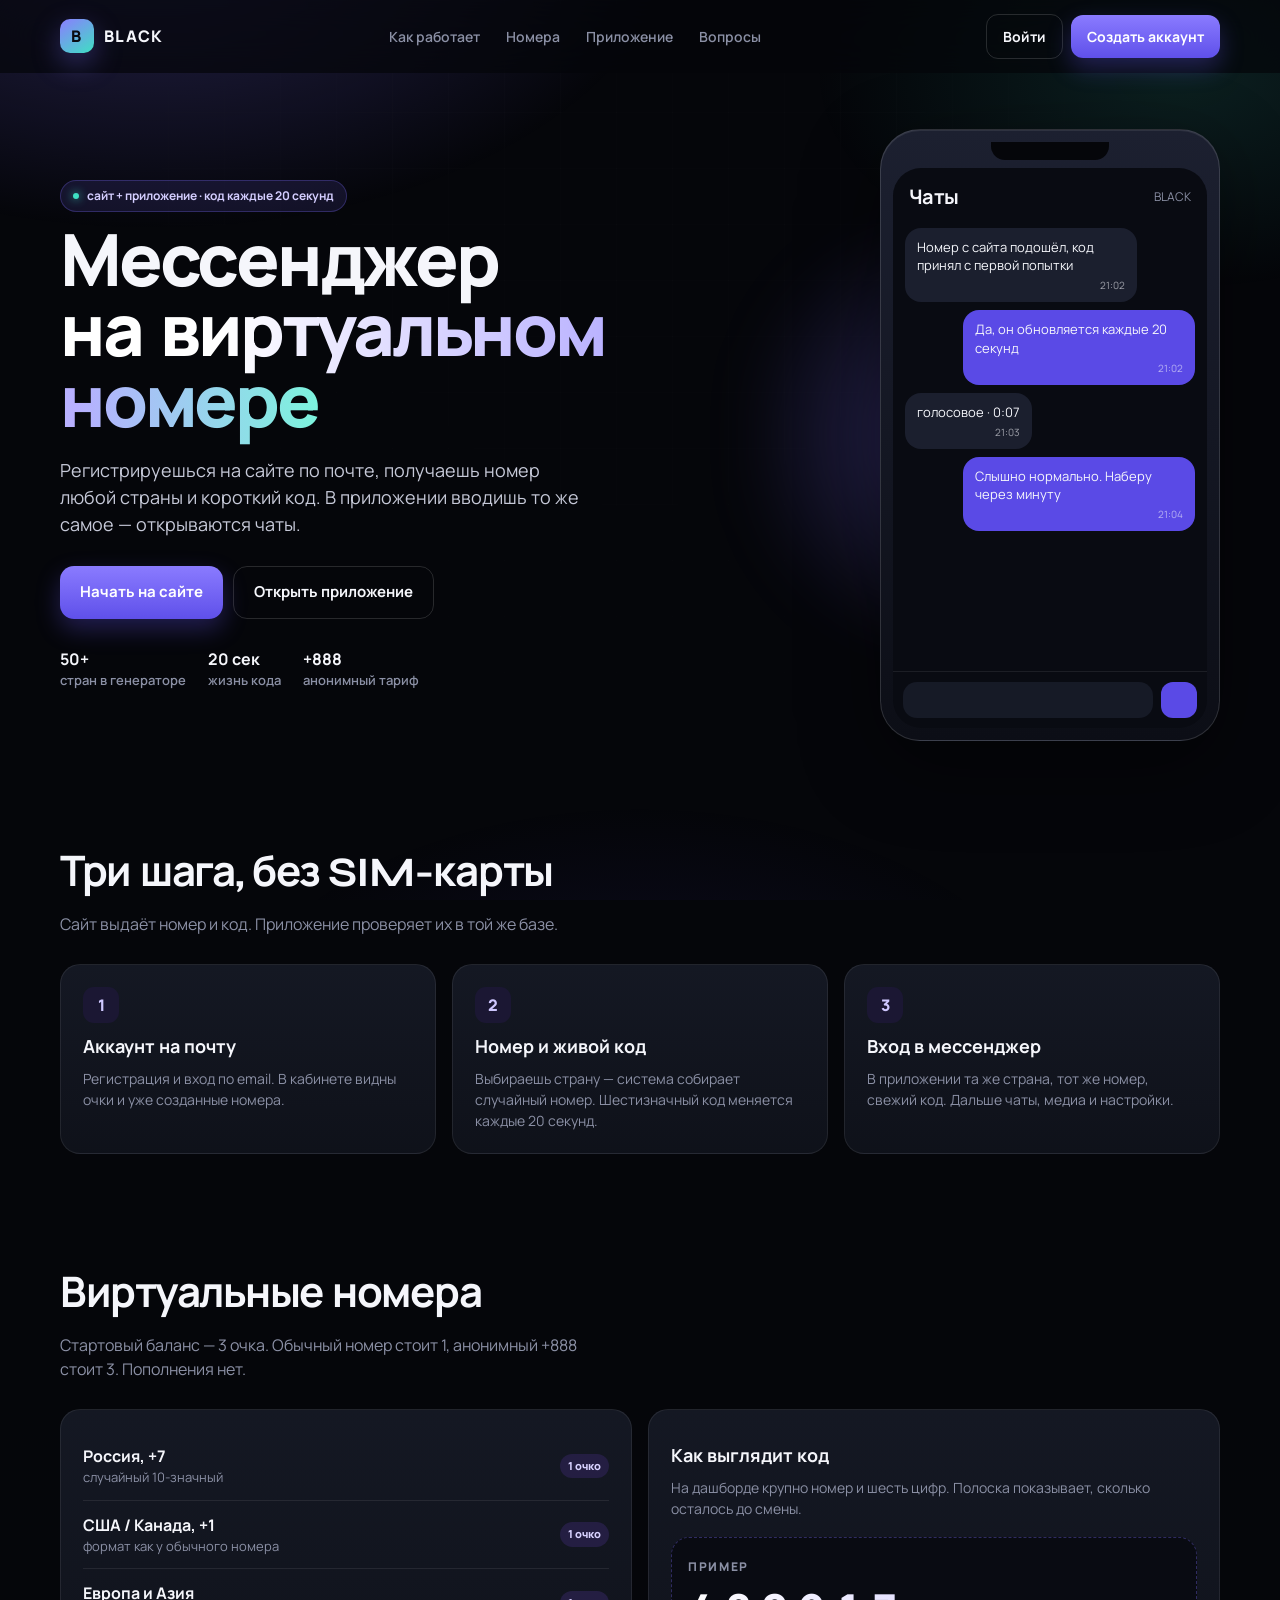
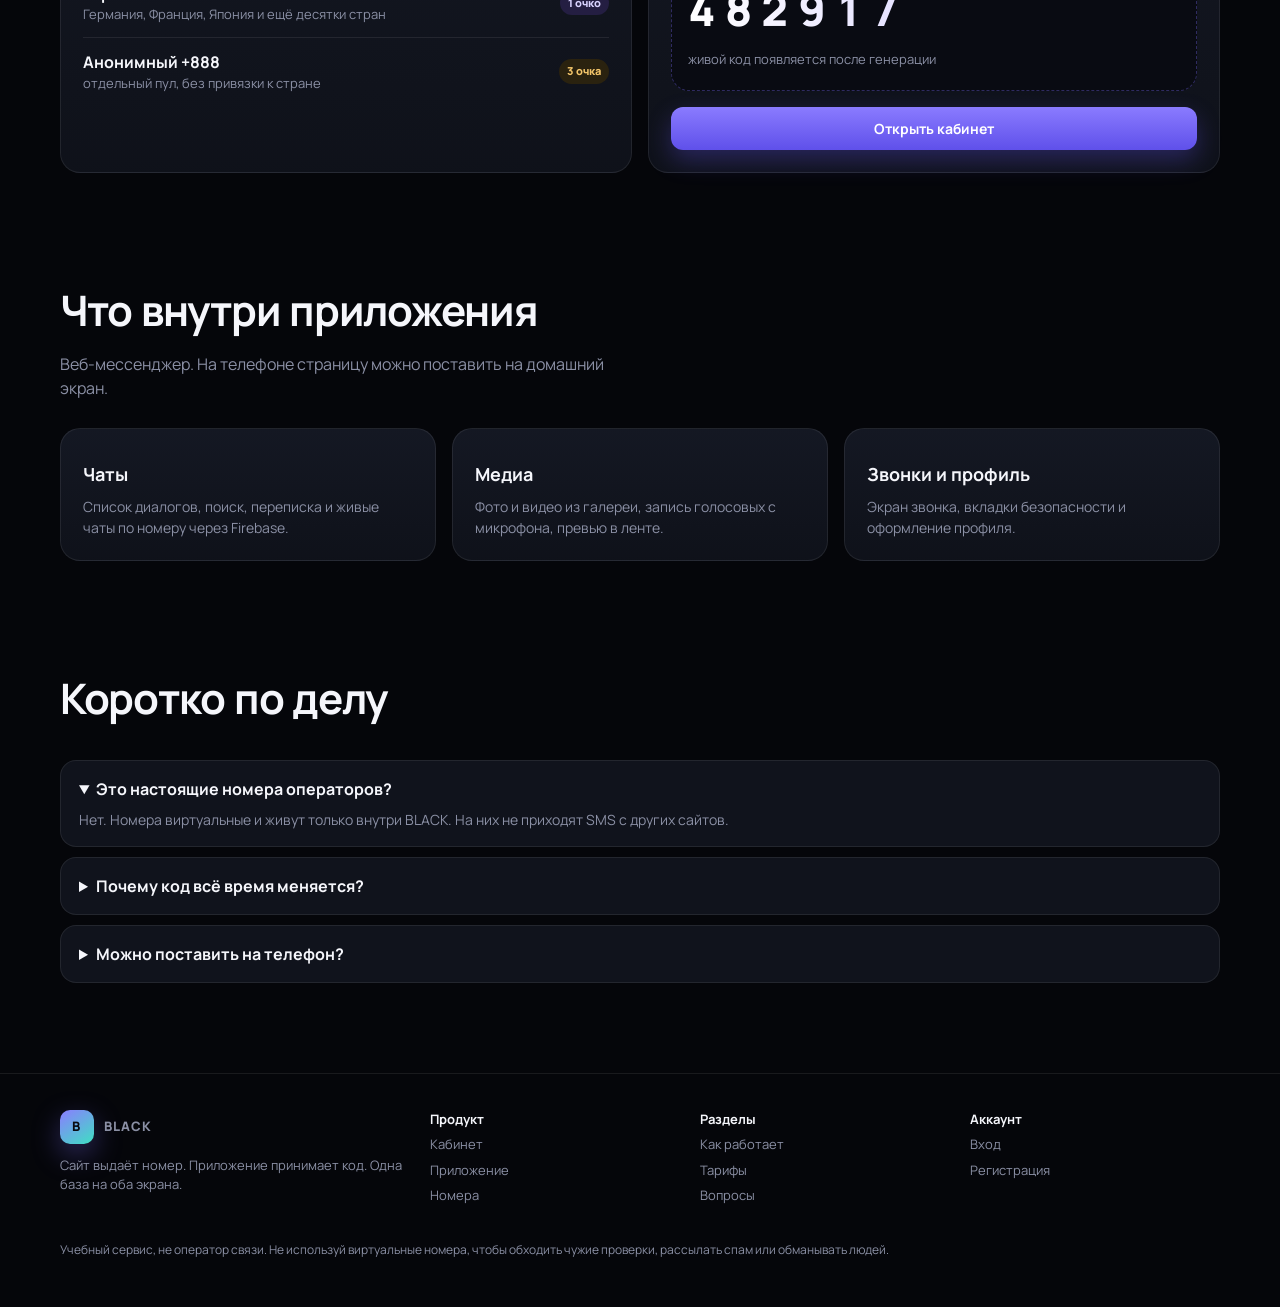
<file: index.html>
<!DOCTYPE html>
<html lang="ru">
<head>
  <meta charset="UTF-8" />
  <meta name="viewport" content="width=device-width, initial-scale=1" />
  <title>BLACK — мессенджер с виртуальным номером</title>
  <meta name="description" content="Сайт выдаёт виртуальный номер и код. Приложение принимает номер и код — дальше чаты и медиа." />
  <link rel="preconnect" href="https://fonts.googleapis.com" />
  <link href="https://fonts.googleapis.com/css2?family=Manrope:wght@400;600;700;800&family=Syne:wght@700;800&display=swap" rel="stylesheet" />
  <link rel="stylesheet" href="css/style.css" />
  <link rel="manifest" href="manifest.json" />
</head>
<body>
  <div class="fx"></div>

  <header class="nav" id="nav">
    <div class="container nav-in">
      <a class="brand" href="index.html"><span class="logo">B</span> BLACK</a>
      <nav class="nav-links">
        <a href="#how">Как работает</a>
        <a href="#numbers">Номера</a>
        <a href="#app">Приложение</a>
        <a href="#faq">Вопросы</a>
      </nav>
      <div class="nav-actions">
        <a class="btn btn-ghost" href="login.html">Войти</a>
        <a class="btn btn-primary" href="login.html">Создать аккаунт</a>
      </div>
    </div>
  </header>

  <main class="container">
    <section class="hero">
      <div>
        <div class="kicker"><i></i> сайт + приложение · код каждые 20 секунд</div>
        <h1>Мессенджер<br /><span>на виртуальном номере</span></h1>
        <p class="lead">Регистрируешься на сайте по почте, получаешь номер любой страны и короткий код. В приложении вводишь то же самое — открываются чаты.</p>
        <div class="hero-cta">
          <a class="btn btn-primary btn-lg" href="login.html">Начать на сайте</a>
          <a class="btn btn-ghost btn-lg" href="app.html">Открыть приложение</a>
        </div>
        <div class="hero-meta">
          <div><b>50+</b>стран в генераторе</div>
          <div><b>20 сек</b>жизнь кода</div>
          <div><b>+888</b>анонимный тариф</div>
        </div>
      </div>
      <div class="device-wrap">
        <div class="device-glow"></div>
        <div class="device">
          <div class="device-notch"></div>
          <div class="device-screen">
            <div class="dev-top">
              <strong>Чаты</strong>
              <span style="color:#8b90a5;font-size:12px">BLACK</span>
            </div>
            <div class="dev-chat">
              <div class="bub in">Номер с сайта подошёл, код принял с первой попытки<small>21:02</small></div>
              <div class="bub out">Да, он обновляется каждые 20 секунд<small>21:02</small></div>
              <div class="bub in">голосовое · 0:07<small>21:03</small></div>
              <div class="bub out">Слышно нормально. Наберу через минуту<small>21:04</small></div>
            </div>
            <div class="dev-bar"><span></span><b></b></div>
          </div>
        </div>
      </div>
    </section>

    <section class="section" id="how">
      <div class="section-h">
        <h2>Три шага, без SIM-карты</h2>
        <p>Сайт выдаёт номер и код. Приложение проверяет их в той же базе.</p>
      </div>
      <div class="grid-3">
        <article class="card">
          <div class="step-num">1</div>
          <h3>Аккаунт на почту</h3>
          <p>Регистрация и вход по email. В кабинете видны очки и уже созданные номера.</p>
        </article>
        <article class="card">
          <div class="step-num">2</div>
          <h3>Номер и живой код</h3>
          <p>Выбираешь страну — система собирает случайный номер. Шестизначный код меняется каждые 20 секунд.</p>
        </article>
        <article class="card">
          <div class="step-num">3</div>
          <h3>Вход в мессенджер</h3>
          <p>В приложении та же страна, тот же номер, свежий код. Дальше чаты, медиа и настройки.</p>
        </article>
      </div>
    </section>

    <section class="section" id="numbers">
      <div class="section-h">
        <h2>Виртуальные номера</h2>
        <p>Стартовый баланс — 3 очка. Обычный номер стоит 1, анонимный +888 стоит 3. Пополнения нет.</p>
      </div>
      <div class="grid-2">
        <div class="card">
          <div class="panel-row"><div><b>Россия, +7</b><div style="color:var(--muted);font-size:13px">случайный 10-значный</div></div><span class="tag">1 очко</span></div>
          <div class="panel-row"><div><b>США / Канада, +1</b><div style="color:var(--muted);font-size:13px">формат как у обычного номера</div></div><span class="tag">1 очко</span></div>
          <div class="panel-row"><div><b>Европа и Азия</b><div style="color:var(--muted);font-size:13px">Германия, Франция, Япония и ещё десятки стран</div></div><span class="tag">1 очко</span></div>
          <div class="panel-row"><div><b>Анонимный +888</b><div style="color:var(--muted);font-size:13px">отдельный пул, без привязки к стране</div></div><span class="tag gold">3 очка</span></div>
        </div>
        <div class="card">
          <h3>Как выглядит код</h3>
          <p>На дашборде крупно номер и шесть цифр. Полоска показывает, сколько осталось до смены.</p>
          <div class="code-stage" style="margin-top:18px">
            <div style="font-size:12px;letter-spacing:.14em;color:var(--muted);font-weight:800">ПРИМЕР</div>
            <div class="code-digits">482917</div>
            <div class="timer">живой код появляется после генерации</div>
          </div>
          <a class="btn btn-primary btn-block" style="margin-top:16px" href="login.html">Открыть кабинет</a>
        </div>
      </div>
    </section>

    <section class="section" id="app">
      <div class="section-h">
        <h2>Что внутри приложения</h2>
        <p>Веб-мессенджер. На телефоне страницу можно поставить на домашний экран.</p>
      </div>
      <div class="grid-3">
        <article class="card"><h3>Чаты</h3><p>Список диалогов, поиск, переписка и живые чаты по номеру через Firebase.</p></article>
        <article class="card"><h3>Медиа</h3><p>Фото и видео из галереи, запись голосовых с микрофона, превью в ленте.</p></article>
        <article class="card"><h3>Звонки и профиль</h3><p>Экран звонка, вкладки безопасности и оформление профиля.</p></article>
      </div>
    </section>

    <section class="section faq" id="faq">
      <div class="section-h"><h2>Коротко по делу</h2></div>
      <details open>
        <summary>Это настоящие номера операторов?</summary>
        <p>Нет. Номера виртуальные и живут только внутри BLACK. На них не приходят SMS с других сайтов.</p>
      </details>
      <details>
        <summary>Почему код всё время меняется?</summary>
        <p>Код живёт 20 секунд, затем база получает новый. В приложение нужно вставлять свежий.</p>
      </details>
      <details>
        <summary>Можно поставить на телефон?</summary>
        <p>Открой приложение в браузере телефона и добавь страницу на домашний экран. Отдельного файла из магазина приложений здесь нет.</p>
      </details>
    </section>
  </main>

  <footer class="site-footer">
    <div class="container">
      <div class="foot-grid">
        <div>
          <div class="brand"><span class="logo">B</span> BLACK</div>
          <p style="margin-top:12px">Сайт выдаёт номер. Приложение принимает код. Одна база на оба экрана.</p>
        </div>
        <div>
          <b style="color:var(--text)">Продукт</b>
          <a href="login.html">Кабинет</a>
          <a href="app.html">Приложение</a>
          <a href="dashboard.html">Номера</a>
        </div>
        <div>
          <b style="color:var(--text)">Разделы</b>
          <a href="#how">Как работает</a>
          <a href="#numbers">Тарифы</a>
          <a href="#faq">Вопросы</a>
        </div>
        <div>
          <b style="color:var(--text)">Аккаунт</b>
          <a href="login.html">Вход</a>
          <a href="login.html">Регистрация</a>
        </div>
      </div>
      <p class="legal">Учебный сервис, не оператор связи. Не используй виртуальные номера, чтобы обходить чужие проверки, рассылать спам или обманывать людей.</p>
    </div>
  </footer>
  <script>
    const nav = document.getElementById("nav");
    addEventListener("scroll", () => nav.classList.toggle("scrolled", scrollY > 8), { passive: true });
  </script>
</body>
</html>
</file>
<file: css/style.css>
:root {
  --bg: #05060a;
  --panel: #10131c;
  --line: rgba(255, 255, 255, 0.08);
  --line-2: rgba(255, 255, 255, 0.14);
  --text: #f5f6fb;
  --text-2: #c6c9d8;
  --muted: #8b90a5;
  --accent: #7c6cff;
  --accent-2: #3ee0c3;
  --warn: #f3b23a;
  --danger: #ff5d73;
  --ok: #3ee0a2;
  --shadow: 0 24px 80px rgba(0, 0, 0, 0.45);
  --radius: 20px;
  --sans: "Manrope", "Segoe UI", system-ui, sans-serif;
  --display: "Syne", "Manrope", sans-serif;
}

* { box-sizing: border-box; margin: 0; padding: 0; }
html { scroll-behavior: smooth; }
body {
  font-family: var(--sans);
  background: var(--bg);
  color: var(--text);
  min-height: 100%;
  line-height: 1.5;
}
a { color: inherit; text-decoration: none; }
button, input, textarea, select { font: inherit; color: inherit; }
button { cursor: pointer; }

.fx {
  position: fixed; inset: 0; pointer-events: none; z-index: 0;
  background:
    radial-gradient(900px 520px at 12% -8%, rgba(124, 108, 255, 0.28), transparent 58%),
    radial-gradient(700px 420px at 92% 8%, rgba(62, 224, 195, 0.12), transparent 52%),
    radial-gradient(800px 500px at 50% 120%, rgba(90, 74, 230, 0.12), transparent 55%);
}
.fx::after {
  content: "";
  position: absolute; inset: 0; opacity: 0.35;
  background-image:
    linear-gradient(rgba(255,255,255,0.03) 1px, transparent 1px),
    linear-gradient(90deg, rgba(255,255,255,0.03) 1px, transparent 1px);
  background-size: 56px 56px;
  mask-image: radial-gradient(ellipse at 50% 20%, #000 15%, transparent 70%);
}

.container { width: min(1160px, calc(100% - 40px)); margin: 0 auto; position: relative; z-index: 1; }

.nav {
  position: sticky; top: 0; z-index: 30;
  backdrop-filter: blur(18px);
  background: rgba(5, 6, 10, 0.72);
  border-bottom: 1px solid transparent;
}
.nav.scrolled { border-bottom-color: var(--line); }
.nav-in {
  display: flex; align-items: center; justify-content: space-between;
  height: 72px; gap: 16px;
}
.brand { display: flex; align-items: center; gap: 10px; font-weight: 800; letter-spacing: 0.08em; }
.logo {
  width: 34px; height: 34px; border-radius: 10px;
  background: linear-gradient(145deg, #8b7dff, #3ee0c3);
  color: #0a0b12; display: grid; place-items: center; font-weight: 900;
  box-shadow: 0 10px 28px rgba(124, 108, 255, 0.35);
}
.nav-links { display: flex; gap: 26px; color: var(--muted); font-size: 14px; font-weight: 600; }
.nav-links a:hover { color: var(--text); }
.nav-actions { display: flex; gap: 8px; align-items: center; }
.bal-pill {
  display: inline-flex; align-items: center;
  margin-left: 10px; padding: 5px 10px; border-radius: 999px;
  background: #1b1733; border: 1px solid #7c6cff55;
  color: #d8d2ff; font-size: 12px; font-weight: 800; white-space: nowrap;
}
#who { display: flex; align-items: center; gap: 0; color: var(--muted); font-size: 13px; }

.btn {
  display: inline-flex; align-items: center; justify-content: center; gap: 8px;
  border: 0; border-radius: 12px; padding: 11px 16px;
  font-weight: 700; font-size: 14px; transition: 0.16s ease;
  white-space: nowrap;
}
.btn:active { transform: translateY(1px); }
.btn:disabled { opacity: 0.5; cursor: not-allowed; transform: none; }
.btn-primary {
  background: linear-gradient(180deg, #8a7bff, #5f50ea);
  color: #fff; box-shadow: 0 10px 24px rgba(95, 80, 234, 0.32);
}
.btn-primary:hover { filter: brightness(1.07); }
.btn-ghost { background: transparent; border: 1px solid var(--line-2); color: var(--text); }
.btn-ghost:hover { background: rgba(255,255,255,0.04); }
.btn-mint { background: var(--accent-2); color: #06241e; }
.btn-soft { background: #1a1e2b; color: var(--text); }
.btn-block { width: 100%; }
.btn-lg { padding: 14px 20px; border-radius: 14px; font-size: 15px; }

.hero { padding: 56px 0 72px; display: grid; grid-template-columns: 1.05fr 0.95fr; gap: 56px; align-items: center; }
.kicker {
  display: inline-flex; align-items: center; gap: 8px;
  padding: 6px 12px; border-radius: 999px;
  background: rgba(124, 108, 255, 0.12);
  border: 1px solid rgba(124, 108, 255, 0.28);
  color: #d4ceff; font-size: 12px; font-weight: 700;
}
.kicker i { width: 6px; height: 6px; border-radius: 50%; background: var(--accent-2); display: inline-block; box-shadow: 0 0 10px var(--accent-2); }
.hero h1 {
  font-family: var(--display);
  font-size: clamp(40px, 6vw, 72px);
  line-height: 0.98; letter-spacing: -0.045em;
  margin: 16px 0 18px; font-weight: 800;
}
.hero h1 span {
  background: linear-gradient(90deg, #fff 20%, #b7afff 70%, #7cf3dd);
  -webkit-background-clip: text; background-clip: text; color: transparent;
}
.lead { color: var(--text-2); font-size: 18px; max-width: 520px; }
.hero-cta { display: flex; gap: 10px; margin-top: 28px; flex-wrap: wrap; }
.hero-meta { display: flex; gap: 22px; margin-top: 28px; color: var(--muted); font-size: 13px; font-weight: 600; }
.hero-meta b { color: var(--text); display: block; font-size: 16px; }

.device-wrap { position: relative; }
.device-glow {
  position: absolute; inset: 10% 12%;
  background: radial-gradient(circle, rgba(124,108,255,.35), transparent 70%);
  filter: blur(30px); z-index: 0;
}
.device {
  position: relative; z-index: 1;
  width: min(340px, 100%);
  margin-left: auto;
  background: linear-gradient(180deg, #1c2030, #0c0e16);
  border: 1px solid var(--line-2);
  border-radius: 40px;
  padding: 12px;
  box-shadow: var(--shadow), inset 0 1px 0 rgba(255,255,255,0.08);
}
.device-notch {
  width: 118px; height: 18px; background: #05060a; border-radius: 0 0 14px 14px;
  margin: 0 auto 8px;
}
.device-screen {
  background: #090b12; border-radius: 28px; overflow: hidden; min-height: 560px;
  display: flex; flex-direction: column;
}
.dev-top { display: flex; justify-content: space-between; align-items: center; padding: 14px 16px 8px; }
.dev-top strong { font-size: 20px; letter-spacing: -0.03em; }
.dev-chat { flex: 1; padding: 8px 12px 16px; display: flex; flex-direction: column; gap: 8px; }
.bub { max-width: 80%; padding: 10px 12px; border-radius: 16px; font-size: 13px; line-height: 1.4; }
.bub.in { align-self: flex-start; background: #1b1f2e; }
.bub.out { align-self: flex-end; background: #5a4ae6; }
.bub small { display: block; opacity: 0.6; font-size: 10px; margin-top: 4px; text-align: right; }
.dev-bar { display: flex; gap: 8px; padding: 10px; border-top: 1px solid var(--line); }
.dev-bar span { flex: 1; background: #161a26; border-radius: 14px; height: 36px; }
.dev-bar b { width: 36px; height: 36px; border-radius: 12px; background: #5a4ae6; }

.section { padding: 28px 0 80px; }
.section-h { margin-bottom: 28px; }
.section-h h2 {
  font-family: var(--display); font-size: clamp(28px, 4vw, 42px);
  letter-spacing: -0.03em; margin-bottom: 8px;
}
.section-h p { color: var(--muted); max-width: 560px; }
.grid-3 { display: grid; grid-template-columns: repeat(3, 1fr); gap: 16px; }
.grid-2 { display: grid; grid-template-columns: 1fr 1fr; gap: 16px; }
.card {
  background: linear-gradient(180deg, rgba(22,26,38,0.92), rgba(16,19,28,0.92));
  border: 1px solid var(--line);
  border-radius: var(--radius);
  padding: 22px;
}
.card h3 { font-size: 18px; margin: 10px 0 8px; }
.card p { color: var(--muted); font-size: 14px; }
.step-num {
  width: 36px; height: 36px; border-radius: 11px;
  background: #1b1733; color: #cfc8ff; display: grid; place-items: center; font-weight: 800;
}
.panel-row { display: flex; align-items: center; justify-content: space-between; gap: 12px; padding: 12px 0; border-bottom: 1px solid var(--line); }
.panel-row:last-child { border-bottom: 0; padding-bottom: 0; }
.tag { font-size: 11px; font-weight: 800; padding: 4px 8px; border-radius: 999px; background: #241e42; color: #d8d2ff; }
.tag.gold { background: #2a220f; color: #f3c56a; }

.faq details {
  background: var(--panel); border: 1px solid var(--line); border-radius: 16px;
  padding: 16px 18px; margin-bottom: 10px;
}
.faq summary { cursor: pointer; font-weight: 700; }
.faq details p { color: var(--muted); margin-top: 8px; font-size: 14px; }

.site-footer { border-top: 1px solid var(--line); padding: 36px 0 48px; color: var(--muted); font-size: 13px; }
.foot-grid { display: grid; grid-template-columns: 1.4fr 1fr 1fr 1fr; gap: 20px; }
.site-footer a { display: block; margin: 6px 0; }
.site-footer a:hover { color: var(--text); }
.legal { margin-top: 28px; font-size: 12px; line-height: 1.6; }

.auth-page { min-height: 100vh; display: grid; grid-template-columns: 1fr 1fr; position: relative; z-index: 1; }
.auth-brand {
  padding: 40px; display: flex; flex-direction: column; justify-content: space-between;
  border-right: 1px solid var(--line);
}
.auth-brand h2 {
  font-family: var(--display); font-size: 44px; letter-spacing: -0.04em; line-height: 1.05; margin: 16px 0;
}
.auth-panel { display: grid; place-items: center; padding: 32px 20px; }
.auth-box { width: min(420px, 100%); }
.tabs {
  display: grid; grid-template-columns: 1fr 1fr; background: var(--panel);
  border: 1px solid var(--line); border-radius: 14px; padding: 4px; margin: 18px 0;
}
.tabs button { background: transparent; border: 0; padding: 10px; border-radius: 10px; font-weight: 700; color: var(--muted); }
.tabs button.on { background: #1d2233; color: var(--text); }

label { display: block; font-size: 12px; font-weight: 700; color: var(--muted); margin: 14px 0 6px; }
.field {
  width: 100%; background: #0a0c13; border: 1px solid var(--line); border-radius: 12px;
  padding: 12px 14px; outline: none; font-size: 15px;
}
.field:focus { border-color: #7c6cff88; box-shadow: 0 0 0 4px #7c6cff22; }
.msg { min-height: 18px; margin-top: 10px; font-size: 13px; }
.msg.err { color: var(--danger); }
.msg.ok { color: var(--ok); }

.appbar {
  position: sticky; top: 0; z-index: 20;
  border-bottom: 1px solid var(--line);
  background: rgba(5,6,10,.8); backdrop-filter: blur(16px);
}
.dash { display: grid; grid-template-columns: 240px 1fr; min-height: calc(100vh - 64px); }
.side { border-right: 1px solid var(--line); padding: 18px 14px; }
.side a {
  display: flex; align-items: center; gap: 10px; width: 100%;
  padding: 10px 12px; border-radius: 12px; color: var(--muted); font-weight: 700; font-size: 14px;
}
.side a.on, .side a:hover { background: #161a26; color: var(--text); }
.main { padding: 28px 28px 60px; }
.page-title h1 { font-family: var(--display); font-size: 32px; letter-spacing: -0.03em; }
.page-title p { color: var(--muted); margin-top: 6px; }
.stats { display: grid; grid-template-columns: repeat(3, 1fr); gap: 12px; margin: 22px 0; }
.stat { background: var(--panel); border: 1px solid var(--line); border-radius: 16px; padding: 16px; }
.stat span { color: var(--muted); font-size: 12px; font-weight: 700; }
.stat b { display: block; font-size: 26px; margin-top: 4px; letter-spacing: -0.03em; }
.work { display: grid; grid-template-columns: 1fr 1fr; gap: 16px; }
.search { margin: 8px 0 10px; }
.countries { display: grid; grid-template-columns: 1fr 1fr; gap: 8px; min-height: 180px; max-height: 340px; overflow: auto; padding-right: 4px; }
.country {
  background: #0d1018; border: 1px solid var(--line); border-radius: 12px;
  padding: 10px 12px; text-align: left; display: flex; justify-content: space-between; gap: 8px; font-size: 13px;
}
.country:hover { border-color: #7c6cff55; }
.country.active { border-color: var(--accent); background: #16132a; }
.country .paid { color: var(--warn); font-size: 11px; font-weight: 800; }
.number-stage { text-align: center; }
.e164 {
  font-size: clamp(26px, 3vw, 36px); font-weight: 800; letter-spacing: 0.02em;
  margin: 12px 0; font-variant-numeric: tabular-nums;
}
.code-stage {
  margin-top: 18px; padding: 20px 16px; border-radius: 18px;
  background: #090b12; border: 1px dashed #7c6cff55;
}
.code-digits {
  font-size: 44px; font-weight: 800; letter-spacing: 0.22em;
  font-variant-numeric: tabular-nums;
  background: linear-gradient(90deg, #fff, #c3bcff); -webkit-background-clip: text; color: transparent;
}
.timer { color: var(--muted); font-size: 13px; margin-top: 8px; }
.bar { height: 6px; background: #1c2230; border-radius: 99px; overflow: hidden; margin-top: 12px; }
.bar > span { display: block; height: 100%; background: linear-gradient(90deg, var(--accent), var(--accent-2)); transform-origin: left; }
.list { display: flex; flex-direction: column; gap: 8px; margin-top: 16px; }
.row {
  display: flex; justify-content: space-between; align-items: center; gap: 10px;
  background: #0d1018; border: 1px solid var(--line); border-radius: 12px; padding: 10px 12px; font-size: 13px; text-align: left;
}
.note { margin-top: 18px; color: var(--muted); font-size: 12px; line-height: 1.6; }

@media (max-width: 960px) {
  .hero, .auth-page, .dash, .work, .grid-3, .grid-2, .foot-grid, .stats, .countries { grid-template-columns: 1fr; }
  .nav-links { display: none; }
  .device { margin: 0 auto; }
  .side { display: none; }
  .main { padding: 20px 0 48px; }
  .auth-brand { display: none; }
}
</file>
